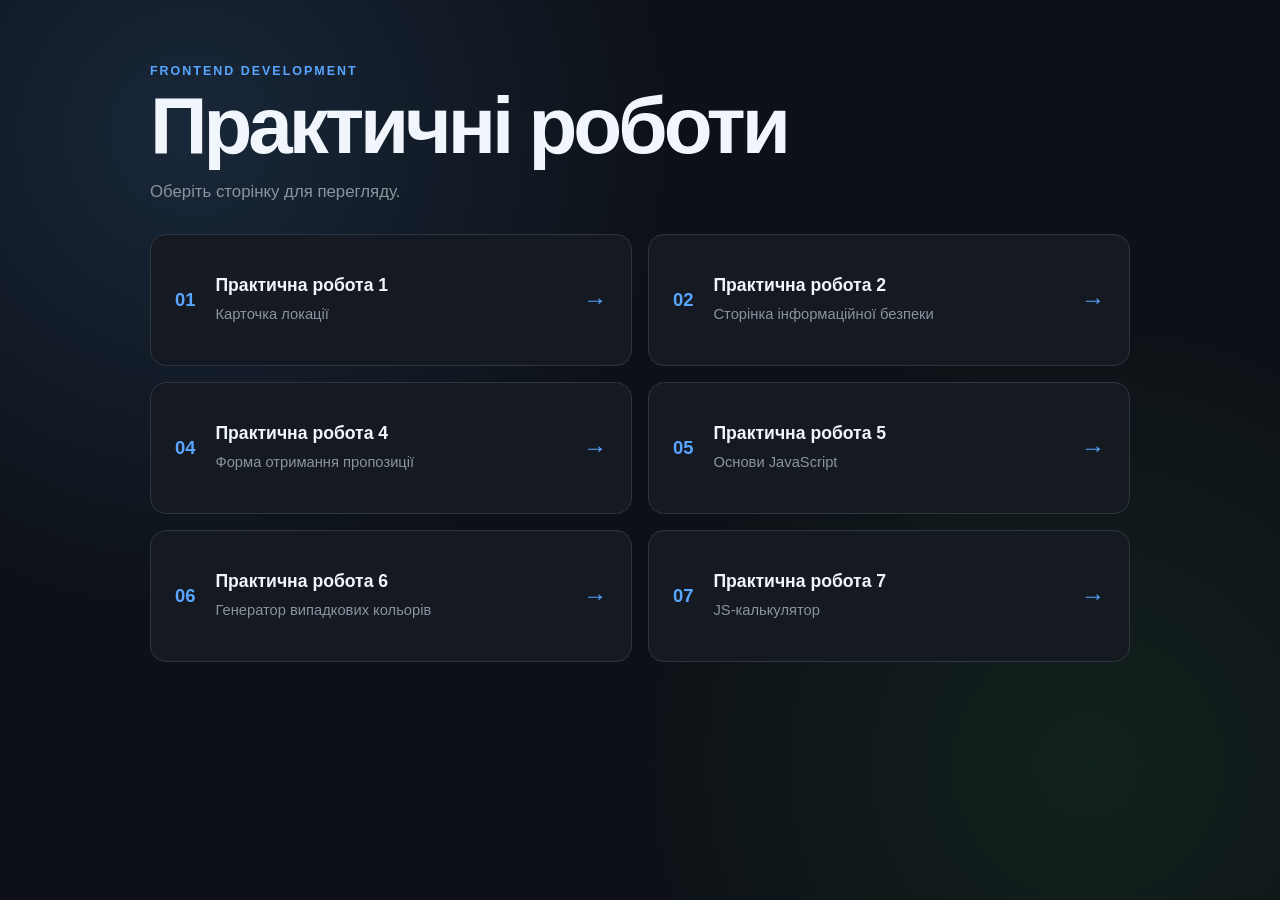
<file: index.html>
<!doctype html>
<html lang="uk">
  <head>
    <meta charset="UTF-8">
    <meta name="viewport" content="width=device-width, initial-scale=1.0">
    <title>Практичні роботи з Frontend Development</title>
    <link rel="stylesheet" href="style.css">
  </head>
  <body>
    <main class="menu">
      <header class="menu__header">
        <p class="menu__eyebrow">Frontend Development</p>
        <h1>Практичні роботи</h1>
        <p class="menu__description">Оберіть сторінку для перегляду.</p>
      </header>

      <nav class="menu__grid" aria-label="Практичні роботи">
        <a class="menu__card" href="task1/">
          <span class="menu__number">01</span>
          <span class="menu__content">
            <strong>Практична робота 1</strong>
            <small>Карточка локації</small>
          </span>
          <span class="menu__arrow" aria-hidden="true">→</span>
        </a>

        <a class="menu__card" href="task2/">
          <span class="menu__number">02</span>
          <span class="menu__content">
            <strong>Практична робота 2</strong>
            <small>Сторінка інформаційної безпеки</small>
          </span>
          <span class="menu__arrow" aria-hidden="true">→</span>
        </a>

        <a class="menu__card" href="task4/">
          <span class="menu__number">04</span>
          <span class="menu__content">
            <strong>Практична робота 4</strong>
            <small>Форма отримання пропозиції</small>
          </span>
          <span class="menu__arrow" aria-hidden="true">→</span>
        </a>

        <a class="menu__card" href="task5/">
          <span class="menu__number">05</span>
          <span class="menu__content">
            <strong>Практична робота 5</strong>
            <small>Основи JavaScript</small>
          </span>
          <span class="menu__arrow" aria-hidden="true">→</span>
        </a>

        <a class="menu__card" href="task6/">
          <span class="menu__number">06</span>
          <span class="menu__content">
            <strong>Практична робота 6</strong>
            <small>Генератор випадкових кольорів</small>
          </span>
          <span class="menu__arrow" aria-hidden="true">→</span>
        </a>

        <a class="menu__card" href="task7/">
          <span class="menu__number">07</span>
          <span class="menu__content">
            <strong>Практична робота 7</strong>
            <small>JS-калькулятор</small>
          </span>
          <span class="menu__arrow" aria-hidden="true">→</span>
        </a>
      </nav>
    </main>
  </body>
</html>
</file>
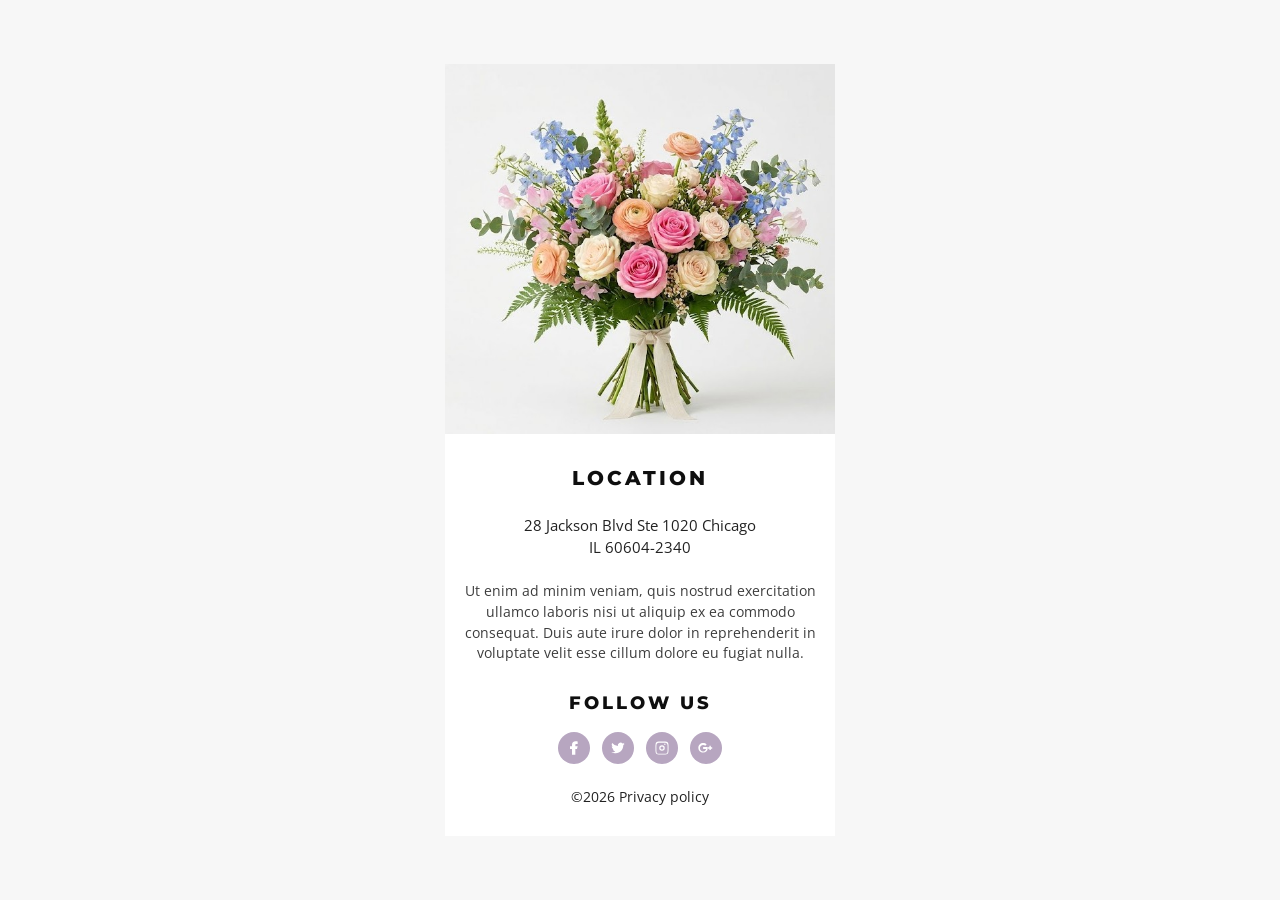
<file: task1/index.html>
<!DOCTYPE html>
<html lang="en">
<head>
  <meta charset="UTF-8">
  <meta name="viewport" content="width=device-width, initial-scale=1.0">
  <title>Frontend Practice #1 (Kryvenko)</title>
  
  <link rel="preconnect" href="https://fonts.googleapis.com">
  <link rel="preconnect" href="https://fonts.gstatic.com" crossorigin>
  <link href="https://fonts.googleapis.com/css2?family=Montserrat:wght@700;800&family=Open+Sans:wght@400;500&display=swap" rel="stylesheet">

  <link rel="stylesheet" href="style.css">
</head>
<body>

  <article class="location-card">
    <div class="location-card__image-box">
      <img src="06a294c5-94b7-4e7c-bcb0-12929df2a341.jpg" alt="flower" class="location-card__image">
    </div>

    <div class="location-card__body">
      <h2 class="location-card__title">LOCATION</h2>

      <address class="location-card__address">
        28 Jackson Blvd Ste 1020 Chicago<br>
        IL 60604-2340
      </address>

      <p class="location-card__text">
        Ut enim ad minim veniam, quis nostrud exercitation ullamco laboris nisi 
        ut aliquip ex ea commodo consequat. Duis aute irure dolor in 
        reprehenderit in voluptate velit esse cillum dolore eu fugiat nulla.
      </p>

      <h3 class="location-card__subtitle">FOLLOW US</h3>

      <div class="socials">
        <a href="#" class="socials__item" aria-label="Facebook">
          <svg viewBox="0 0 24 24">
            <path d="M14 13.5h2.5l1-4H14v-2c0-1.03.45-1.5 1.7-1.5H17.5V2.3c-.63-.09-1.84-.3-3.2-.3-3.3 0-5.3 2-5.3 5.5v2H6v4h3v8.5h5v-8.5z"/>
          </svg>
        </a>

        <a href="#" class="socials__item" aria-label="Twitter">
          <svg viewBox="0 0 24 24">
            <path d="M22 5.8a8.5 8.5 0 0 1-2.4.7 4.2 4.2 0 0 0 1.8-2.3 8.3 8.3 0 0 1-2.6 1 4.1 4.1 0 0 0-7 3.7A11.7 11.7 0 0 1 3.3 4.5a4.1 4.1 0 0 0 1.3 5.5 4 4 0 0 1-1.9-.5v.1c0 2 1.4 3.7 3.3 4.1a4.2 4.2 0 0 1-1.8.1 4.1 4.1 0 0 0 3.8 2.9 8.3 8.3 0 0 1-5.1 1.8c-.3 0-.7 0-1-.1A11.7 11.7 0 0 0 8.3 20c7.5 0 11.6-6.2 11.6-11.6v-.5A8.3 8.3 0 0 0 22 5.8z"/>
          </svg>
        </a>

        <a href="#" class="socials__item" aria-label="Instagram">
          <svg viewBox="0 0 24 24">
            <path d="M12 2.2c3.2 0 3.6 0 4.8.1 3.3.1 4.8 1.6 4.9 4.9.1 1.2.1 1.6.1 4.8s0 3.6-.1 4.8c-.1 3.3-1.6 4.8-4.9 4.9-1.2.1-1.6.1-4.8.1s-3.6 0-4.8-.1c-3.3-.1-4.8-1.6-4.9-4.9-.1-1.2-.1-1.6-.1-4.8s0-3.6.1-4.8c.1-3.3 1.6-4.8 4.9-4.9 1.2-.1 1.6-.1 4.8-.1zm0 1.8c-3.1 0-3.5 0-4.7.1-2.3.1-3.5 1.3-3.6 3.6-.1 1.2-.1 1.6-.1 4.7s0 3.5.1 4.7c.1 2.3 1.3 3.5 3.6 3.6 1.2.1 1.6.1 4.7.1s3.5 0 4.7-.1c2.3-.1 3.5-1.3 3.6-3.6.1-1.2.1-1.6.1-4.7s0-3.5-.1-4.7c-.1-2.3-1.3-3.5-3.6-3.6-1.2-.1-1.6-.1-4.7-.1zm0 3.9a4.1 4.1 0 1 1 0 8.2 4.1 4.1 0 0 1 0-8.2zm0 1.8a2.3 2.3 0 1 0 0 4.6 2.3 2.3 0 0 0 0-4.6zm5.3-3.3a1 1 0 1 1-2 0 1 1 0 0 1 2 0z"/>
          </svg>
        </a>

        <a href="#" class="socials__item" aria-label="Google Plus">
          <svg viewBox="0 0 24 24">
            <path d="M7.7 10.6v2.8h4.4c-.2 1.3-1.4 3.7-4.4 3.7-2.6 0-4.8-2.2-4.8-4.8s2.2-4.8 4.8-4.8c1.5 0 2.5.6 3.1 1.2l2.2-2.1C11.6 5.3 9.8 4.5 7.7 4.5 3.7 4.5.5 7.7.5 11.7s3.2 7.2 7.2 7.2c4.2 0 6.9-2.9 6.9-7 0-.5-.1-.8-.1-1.3H7.7zm11.5.3v-2.1h-2.1v2.1H15v2.1h2.1v2.1h2.1V13H21.3v-2.1h-2.1z"/>
          </svg>
        </a>
      </div>

      <footer class="location-card__footer">
        ©2026 <a href="#">Privacy policy</a>
      </footer>
    </div>
  </article>

</body>
</html>
</file>
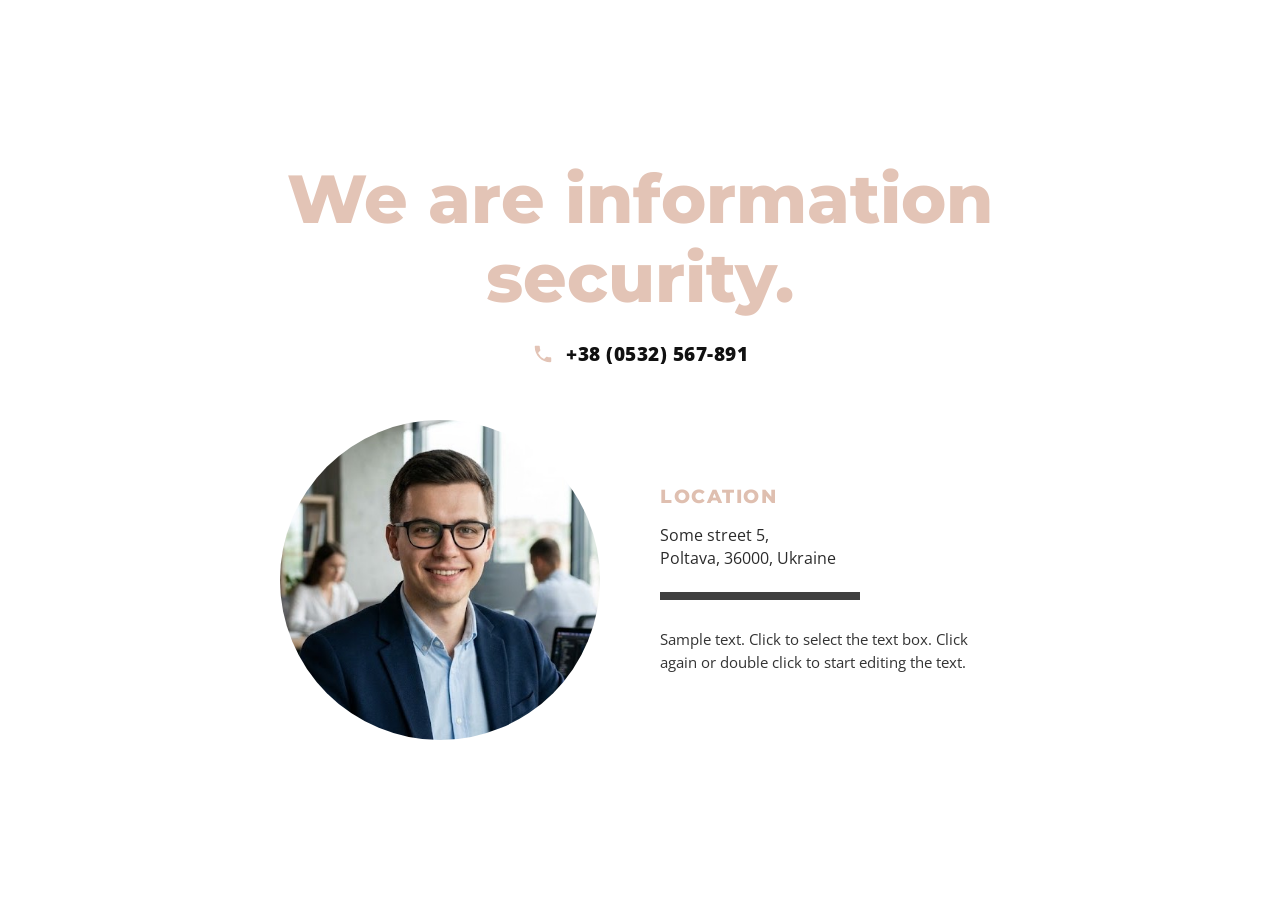
<file: task2/index.html>
<!DOCTYPE html>
<html lang="ru">
<head>
  <meta charset="UTF-8">
  <meta name="viewport" content="width=device-width, initial-scale=1.0">
  <title>Lesson 2 (Kryvenko)</title>

  <link rel="preconnect" href="https://fonts.googleapis.com">
  <link rel="preconnect" href="https://fonts.gstatic.com" crossorigin>
  <link href="https://fonts.googleapis.com/css2?family=Montserrat:wght@700;800&family=Open+Sans:wght@400;600&display=swap" rel="stylesheet">
  <link rel="stylesheet" href="style.css">
</head>
<body>

  <section class="security-section">
    <div class="security-section__container">
      
      <h1 class="security-section__title">We are information security.</h1>

      <div class="security-section__phone">
        <a href="tel:+12345678910" class="phone-link">
          <svg class="phone-icon" viewBox="0 0 24 24" aria-hidden="true">
            <path d="M6.62 10.79a15.05 15.05 0 0 0 6.59 6.59l2.2-2.2c.27-.27.67-.36 1.02-.24 1.12.37 2.33.57 3.57.57.55 0 1 .45 1 1V20c0 .55-.45 1-1 1-9.39 0-17-7.61-17-17 0-.55.45-1 1-1h3.5c.55 0 1 .45 1 1 0 1.25.2 2.45.57 3.57.11.35.03.74-.25 1.02l-2.2 2.2z"/>
          </svg>
          <span class="phone-number">+38 (0532) 567-891</span>
        </a>
      </div>

      <div class="security-section__content">
        <div class="security-section__avatar-wrap">
          <img src="462bcc36-aec6-441b-b9cc-ced716c9401a.jpg" alt="Спеціаліст з інформаційної безпеки" class="security-section__avatar">
        </div>

        <div class="security-section__info">
          <h2 class="security-section__subtitle">LOCATION</h2>

          <address class="security-section__address">
            Some street 5,<br>
            Poltava, 36000, Ukraine
          </address>

          <div class="security-section__divider"></div>

          <p class="security-section__text">
            Sample text. Click to select the text box. Click again or double click to start editing the text.
          </p>
        </div>
      </div>

    </div>
  </section>

</body>
</html>
</file>
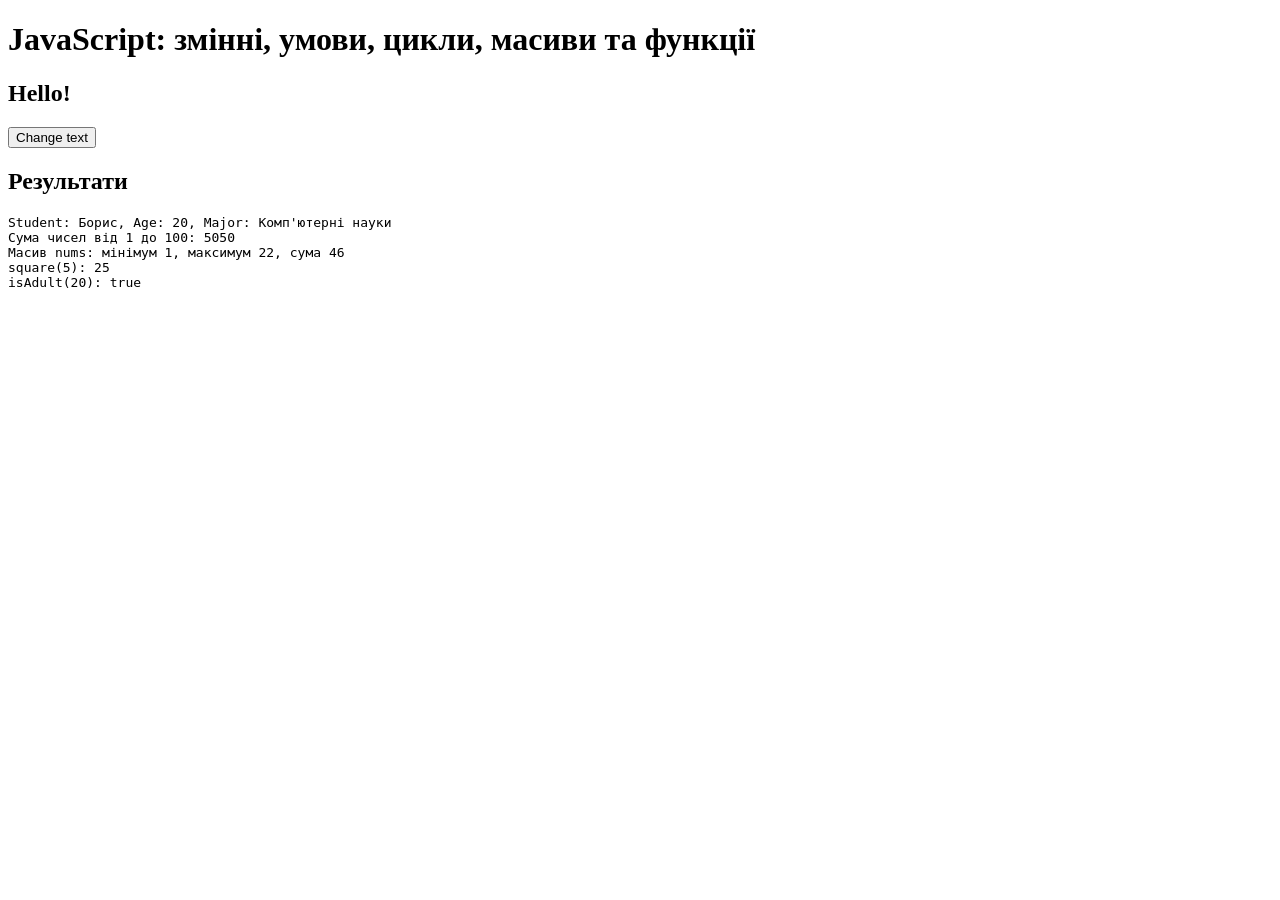
<file: task5/index.html>
<!doctype html>
<html lang="uk">
  <head>
    <meta charset="UTF-8">
    <meta name="viewport" content="width=device-width, initial-scale=1.0">
    <title>Практичне завдання 5</title>
  </head>
  <body>
    <main>
      <h1>JavaScript: змінні, умови, цикли, масиви та функції</h1>

      <section>
        <h2 id="title">Hello!</h2>
        <button id="btn" type="button">Change text</button>
      </section>

      <section>
        <h2>Результати</h2>
        <pre id="results"></pre>
      </section>
    </main>

    <script src="scrypt.js"></script>
  </body>
</html>
</file>
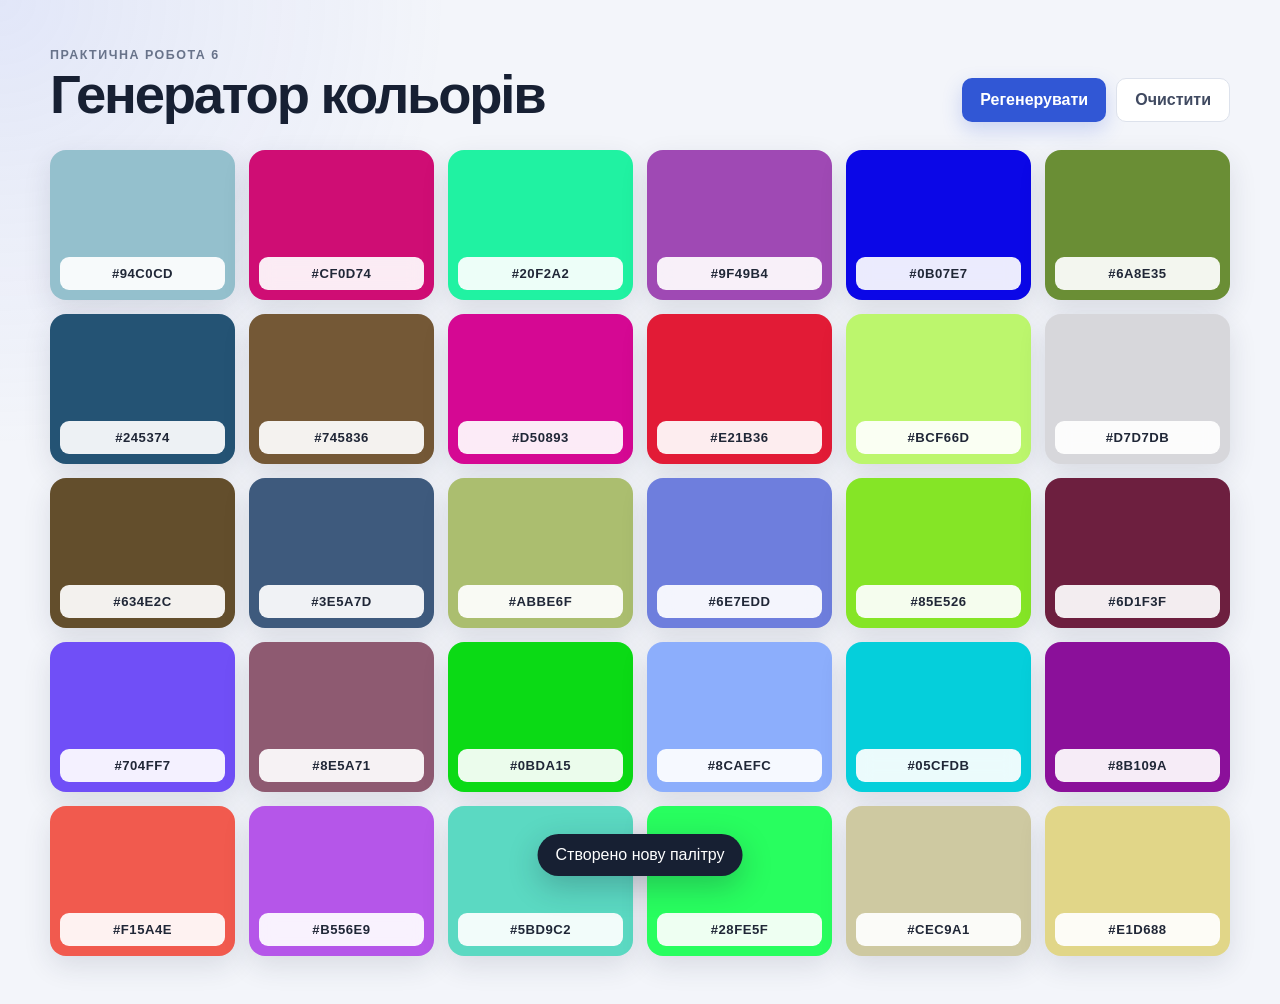
<file: task6/index.html>
<!doctype html>
<html lang="uk">
  <head>
    <meta charset="UTF-8">
    <meta name="viewport" content="width=device-width, initial-scale=1.0">
    <title>Практична робота 6. Генератор випадкових кольорів</title>
    <link rel="stylesheet" href="style.css">
  </head>
  <body>
    <main class="app">
      <header class="app__header">
        <div>
          <p class="app__eyebrow">Практична робота 6</p>
          <h1>Генератор кольорів</h1>
        </div>

        <div class="controls" aria-label="Керування кольорами">
          <button class="button button--primary" id="regenerate" type="button">
            Регенерувати
          </button>
          <button class="button button--secondary" id="clear" type="button">
            Очистити
          </button>
        </div>
      </header>

      <section class="colors" id="colors" aria-label="Випадкові кольори"></section>
    </main>

    <div class="toast" id="toast" role="status" aria-live="polite"></div>
    <script src="script.js"></script>
  </body>
</html>
</file>
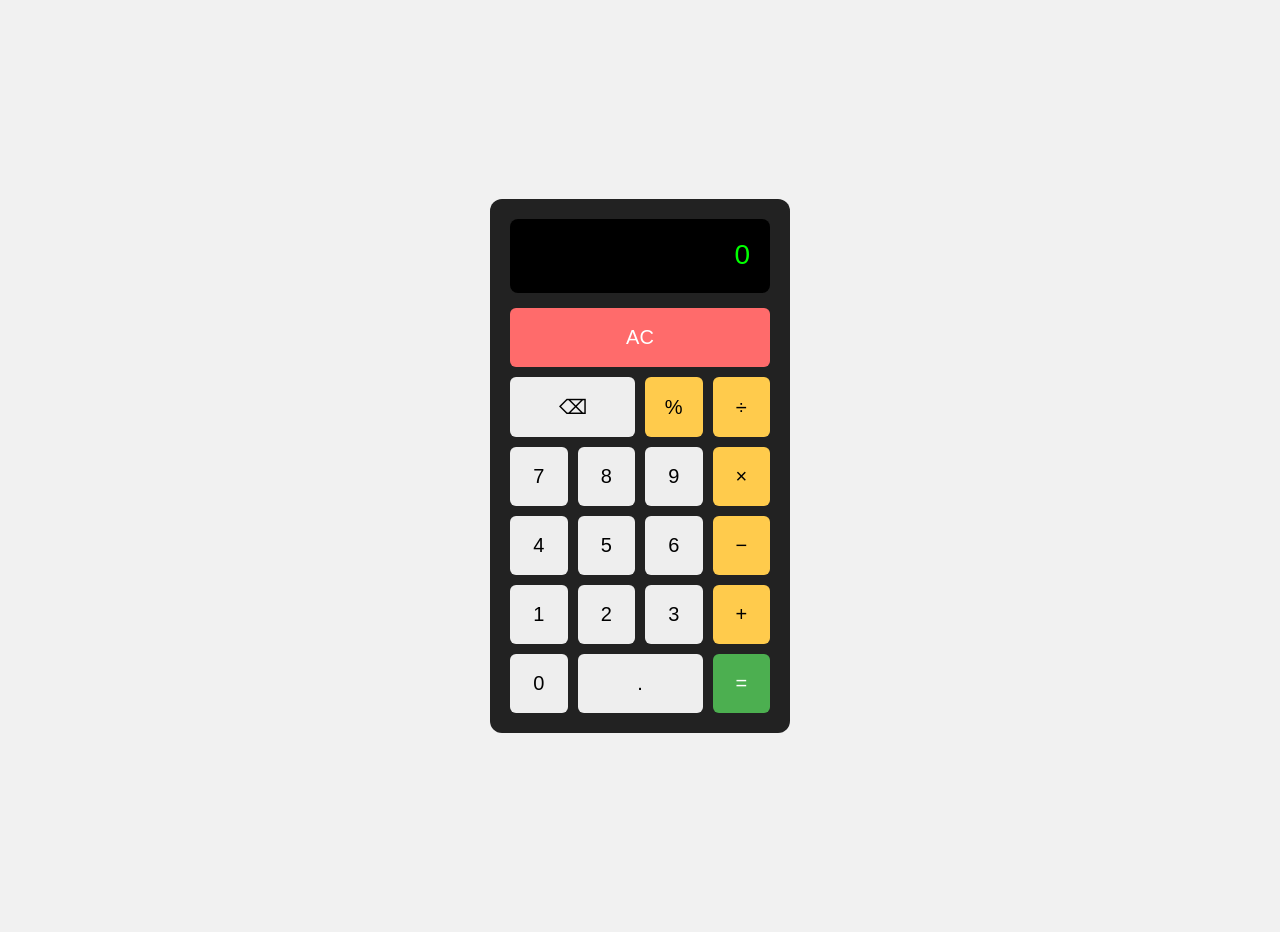
<file: task7/index.html>
<!DOCTYPE html>
<html lang="uk">
<head>
    <meta charset="UTF-8">
    <meta name="viewport" content="width=device-width, initial-scale=1.0">
    <title>Calculator</title>
    <link rel="stylesheet" href="style.css">
</head>
<body>

<div class="calculator">
    <div id="display" class="display">0</div>

    <div class="buttons">
        <button class="btn clear" data-action="clear" type="button">AC</button>
        <button class="btn" data-action="backspace" type="button">⌫</button>
        <button class="btn operator" data-value="%" type="button">%</button>
        <button class="btn operator" data-value="/" type="button">÷</button>
        <button class="btn" data-value="7" type="button">7</button>
        <button class="btn" data-value="8" type="button">8</button>
        <button class="btn" data-value="9" type="button">9</button>
        <button class="btn operator" data-value="*" type="button">×</button>
        <button class="btn" data-value="4" type="button">4</button>
        <button class="btn" data-value="5" type="button">5</button>
        <button class="btn" data-value="6" type="button">6</button>
        <button class="btn operator" data-value="-" type="button">−</button>
        <button class="btn" data-value="1" type="button">1</button>
        <button class="btn" data-value="2" type="button">2</button>
        <button class="btn" data-value="3" type="button">3</button>
        <button class="btn operator" data-value="+" type="button">+</button>
        <button class="btn" data-value="0" type="button">0</button>
        <button class="btn" data-value="." type="button">.</button>
        <button class="btn equal" data-action="calculate" type="button">=</button>
    </div>
</div>

<script src="script.js"></script>
</body>
</html>
</file>
<file: style.css>
:root {
  color-scheme: dark;
  font-family: "Segoe UI", Arial, sans-serif;
  background: #0d1117;
  color: #f0f6fc;
}

* {
  box-sizing: border-box;
}

body {
  min-width: 320px;
  min-height: 100vh;
  margin: 0;
  background:
    radial-gradient(circle at 15% 15%, rgba(88, 166, 255, 0.15), transparent 30rem),
    radial-gradient(circle at 85% 85%, rgba(63, 185, 80, 0.1), transparent 28rem),
    #0d1117;
}

.menu {
  width: min(980px, calc(100% - 32px));
  margin: 0 auto;
  padding: 64px 0;
}

.menu__header {
  margin-bottom: 32px;
}

.menu__eyebrow {
  margin: 0 0 8px;
  color: #58a6ff;
  font-size: 0.78rem;
  font-weight: 800;
  letter-spacing: 0.16em;
  text-transform: uppercase;
}

.menu h1 {
  margin: 0;
  font-size: clamp(2.2rem, 7vw, 5rem);
  line-height: 1;
  letter-spacing: -0.05em;
}

.menu__description {
  margin: 16px 0 0;
  color: #8b949e;
  font-size: 1.05rem;
}

.menu__grid {
  display: grid;
  grid-template-columns: repeat(2, minmax(0, 1fr));
  gap: 16px;
}

.menu__card {
  display: grid;
  grid-template-columns: auto 1fr auto;
  align-items: center;
  gap: 20px;
  min-height: 132px;
  padding: 24px;
  border: 1px solid #30363d;
  border-radius: 16px;
  background: rgba(22, 27, 34, 0.92);
  color: inherit;
  text-decoration: none;
  transition:
    transform 180ms ease,
    border-color 180ms ease,
    background 180ms ease;
}

.menu__card:hover {
  transform: translateY(-4px);
  border-color: #58a6ff;
  background: #1c2128;
}

.menu__card:focus-visible {
  outline: 3px solid #58a6ff;
  outline-offset: 4px;
}

.menu__number {
  color: #58a6ff;
  font-size: 1.15rem;
  font-weight: 800;
}

.menu__content {
  display: flex;
  flex-direction: column;
  gap: 8px;
}

.menu__content strong {
  font-size: 1.1rem;
}

.menu__content small {
  color: #8b949e;
  font-size: 0.92rem;
  line-height: 1.4;
}

.menu__arrow {
  color: #58a6ff;
  font-size: 1.5rem;
  transition: transform 180ms ease;
}

.menu__card:hover .menu__arrow {
  transform: translateX(5px);
}

@media (max-width: 700px) {
  .menu {
    padding: 40px 0;
  }

  .menu__grid {
    grid-template-columns: 1fr;
  }

  .menu__card {
    min-height: 112px;
  }
}
</file>
<file: task1/style.css>
* {
            margin: 0;
            padding: 0;
            box-sizing: border-box;
            }

            body {
            font-family: 'Open Sans', sans-serif;
            background-color: #f7f7f7; /* Светлый фон снаружи, чтобы карточка четко читалась */
            min-height: 100vh;
            display: flex;
            justify-content: center;
            align-items: center;
            padding: 30px 15px;
            }

            .location-card {
            width: 100%;
            max-width: 390px; /* Узкий блок */
            background-color: #ffffff;
            text-align: center;
            }

            .location-card__image-box {
            width: 100%;
            }

            .location-card__image {
            width: 100%;
            height: auto;
            display: block;
            }

            .location-card__body {
            padding: 32px 18px 30px;
            }

            .location-card__title,
            .location-card__subtitle {
            font-family: 'Montserrat', sans-serif;
            font-weight: 800;
            letter-spacing: 3px;
            color: #0f0f0f;
            text-transform: uppercase;
            }

            .location-card__title {
            font-size: 20px;
            margin-bottom: 24px;
            }

            .location-card__subtitle {
            font-size: 18px;
            margin-bottom: 18px;
            }

            .location-card__address {
            font-style: normal;
            font-size: 15px;
            line-height: 1.5;
            color: #222222;
            margin-bottom: 22px;
            }

            .location-card__text {
            font-size: 13.5px;
            line-height: 1.55;
            color: #3d3d3d;
            margin-bottom: 28px;
            }

            .socials {
            display: flex;
            justify-content: center;
            align-items: center;
            gap: 12px;
            margin-bottom: 24px;
            }

            .socials__item {
            width: 32px;
            height: 32px;
            border-radius: 50%;
            background-color: #b7a6c0; 
            display: flex;
            align-items: center;
            justify-content: center;
            text-decoration: none;
            transition: transform 0.2s ease, background-color 0.2s ease;
            }

            .socials__item:hover {
            background-color: #9d87a7;
            transform: translateY(-2px);
            }

            .socials__item svg {
            width: 16px;
            height: 16px;
            fill: #ffffff;
            display: block;
            }

            .location-card__footer {
            font-size: 13.5px;
            color: #222222;
            }

            .location-card__footer a {
            color: inherit;
            text-decoration: none;
            }

            .location-card__footer a:hover {
            text-decoration: underline;
            }
</file>
<file: task2/style.css>
* {
  margin: 0;
  padding: 0;
  box-sizing: border-box;
}

body {
  font-family: 'Open Sans', sans-serif;
  background-color: #ffffff;
  color: #333333;
  display: flex;
  justify-content: center;
  align-items: center;
  min-height: 100vh;
  padding: 40px 20px;
}

.security-section {
  width: 100%;
  max-width: 900px;
  margin: 0 auto;
}

.security-section__container {
  display: flex;
  flex-direction: column;
  align-items: center;
}

.security-section__title {
  font-family: 'Montserrat', sans-serif;
  font-weight: 800;
  font-size: clamp(32px, 5.5vw, 68px);
  color: #e3c4b6;
  text-align: center;
  line-height: 1.15;
  margin-bottom: 24px;
}

/* Блок номера телефону */
.security-section__phone {
  margin-bottom: 50px;
}

.phone-link {
  display: inline-flex;
  align-items: center;
  gap: 12px;
  text-decoration: none;
  color: #111111;
  font-weight: 800;
  font-size: 19px;
  letter-spacing: 0.5px;
}

.phone-icon {
  width: 22px;
  height: 22px;
  fill: #e3c4b6; 
}

.security-section__content {
  display: flex;
  align-items: center;
  justify-content: center;
  gap: 60px;
  width: 100%;
  max-width: 760px;
}

.security-section__avatar-wrap {
  flex-shrink: 0;
  width: 320px;
  height: 320px;
  border-radius: 50%;
  overflow: hidden;
}

.security-section__avatar {
  width: 100%;
  height: 100%;
  object-fit: cover;
  display: block;
}

.security-section__info {
  flex: 1;
  max-width: 340px;
  text-align: left;
}

.security-section__subtitle {
  font-family: 'Montserrat', sans-serif;
  font-weight: 800;
  font-size: 19px;
  letter-spacing: 1.5px;
  color: #dfbfb0; 
  text-transform: uppercase;
  margin-bottom: 16px;
}

.security-section__address {
  font-style: normal;
  font-size: 16px;
  line-height: 1.45;
  color: #2b2b2b;
  margin-bottom: 22px;
}

.security-section__divider {
  width: 200px;
  height: 8px;
  background-color: #404040;
  margin-bottom: 28px;
}

.security-section__text {
  font-size: 15px;
  line-height: 1.55;
  color: #333333;
}

@media (max-width: 720px) {
  .security-section__content {
    flex-direction: column;
    text-align: center;
    gap: 36px;
  }

  .security-section__avatar-wrap {
    width: 250px;
    height: 250px;
  }

  .security-section__info {
    text-align: center;
    max-width: 100%;
    display: flex;
    flex-direction: column;
    align-items: center;
  }
}
</file>
<file: task6/style.css>
:root {
  font-family: Inter, Arial, sans-serif;
  color: #172033;
  background: #f3f5fa;
}

* {
  box-sizing: border-box;
}

body {
  min-width: 320px;
  min-height: 100vh;
  margin: 0;
  background:
    radial-gradient(circle at top left, rgba(102, 126, 234, 0.12), transparent 28rem),
    #f3f5fa;
}

.app {
  width: min(1180px, calc(100% - 32px));
  margin: 0 auto;
  padding: 48px 0;
}

.app__header {
  display: flex;
  align-items: end;
  justify-content: space-between;
  gap: 24px;
  margin-bottom: 28px;
}

.app__eyebrow {
  margin: 0 0 6px;
  color: #68738a;
  font-size: 0.78rem;
  font-weight: 800;
  letter-spacing: 0.12em;
  text-transform: uppercase;
}

h1 {
  margin: 0;
  font-size: clamp(2rem, 5vw, 3.4rem);
  line-height: 1;
  letter-spacing: -0.04em;
}

.controls {
  display: flex;
  gap: 10px;
}

.button {
  min-height: 44px;
  padding: 0 18px;
  border: 0;
  border-radius: 10px;
  font: inherit;
  font-weight: 750;
  cursor: pointer;
  transition: transform 160ms ease, box-shadow 160ms ease;
}

.button:hover {
  transform: translateY(-2px);
}

.button:focus-visible,
.color-card:focus-visible {
  outline: 3px solid #9db2ff;
  outline-offset: 3px;
}

.button--primary {
  color: #fff;
  background: #3157d5;
  box-shadow: 0 8px 20px rgba(49, 87, 213, 0.22);
}

.button--secondary {
  color: #404a61;
  background: #fff;
  border: 1px solid #dde2ec;
}

.colors {
  display: grid;
  grid-template-columns: repeat(6, minmax(0, 1fr));
  gap: 14px;
}

.color-card {
  position: relative;
  min-height: 150px;
  overflow: hidden;
  border: 0;
  border-radius: 16px;
  box-shadow: 0 10px 28px rgba(31, 42, 68, 0.12);
  cursor: pointer;
  transition: transform 180ms ease, box-shadow 180ms ease;
}

.color-card:hover {
  transform: translateY(-5px) scale(1.01);
  box-shadow: 0 16px 34px rgba(31, 42, 68, 0.18);
}

.color-card__code {
  position: absolute;
  right: 10px;
  bottom: 10px;
  left: 10px;
  padding: 9px 8px;
  border-radius: 9px;
  background: rgba(255, 255, 255, 0.92);
  color: #202737;
  font-size: 0.82rem;
  font-weight: 850;
  letter-spacing: 0.04em;
  text-align: center;
  backdrop-filter: blur(8px);
}

.toast {
  position: fixed;
  bottom: 24px;
  left: 50%;
  z-index: 10;
  padding: 12px 18px;
  border-radius: 999px;
  color: #fff;
  background: #172033;
  box-shadow: 0 10px 30px rgba(23, 32, 51, 0.25);
  opacity: 0;
  transform: translate(-50%, 20px);
  transition: opacity 180ms ease, transform 180ms ease;
  pointer-events: none;
}

.toast--visible {
  opacity: 1;
  transform: translate(-50%, 0);
}

@media (max-width: 900px) {
  .colors {
    grid-template-columns: repeat(4, minmax(0, 1fr));
  }
}

@media (max-width: 620px) {
  .app {
    width: min(100% - 20px, 1180px);
    padding: 28px 0;
  }

  .app__header {
    align-items: stretch;
    flex-direction: column;
  }

  .controls {
    display: grid;
    grid-template-columns: 1fr 1fr;
  }

  .colors {
    grid-template-columns: repeat(2, minmax(0, 1fr));
  }

  .color-card {
    min-height: 130px;
  }
}
</file>
<file: task7/style.css>
body {
    background: #f1f1f1;
    font-family: Arial, sans-serif;
    display: flex;
    justify-content: center;
    align-items: center;
    height: 100vh;
    margin: 0;
    padding: 16px;
}

.calculator {
    background: #222;
    padding: 20px;
    border-radius: 12px;
    width: 260px;
    max-width: 100%;
}

.display {
    background: #000;
    color: #0f0;
    padding: 20px;
    font-size: 28px;
    text-align: right;
    border-radius: 8px;
    margin-bottom: 15px;
    overflow: hidden;
    min-height: 34px;
    word-break: break-all;
}

.buttons {
    display: grid;
    grid-template-columns: repeat(4, 1fr);
    gap: 10px;
}

.btn {
    padding: 18px;
    font-size: 20px;
    border: none;
    border-radius: 6px;
    background: #eee;
    transition: 0.2s;
}

.buttons .btn:nth-child(2) {
    grid-column: span 2;
}

.buttons .btn:nth-child(18) {
    grid-column: span 2;
}

.btn.operator {
    background: #ffcb4c;
}

.btn.equal {
    background: #4caf50;
    color: white;
}

.btn.clear {
    grid-column: span 4;
    background: #ff6b6b;
    color: white;
}

.btn:hover {
    transform: scale(1.05);
    cursor: pointer;
}

@media (max-width: 360px) {
    .calculator {
        padding: 14px;
    }

    .btn {
        padding: 14px 8px;
    }
}
</file>
